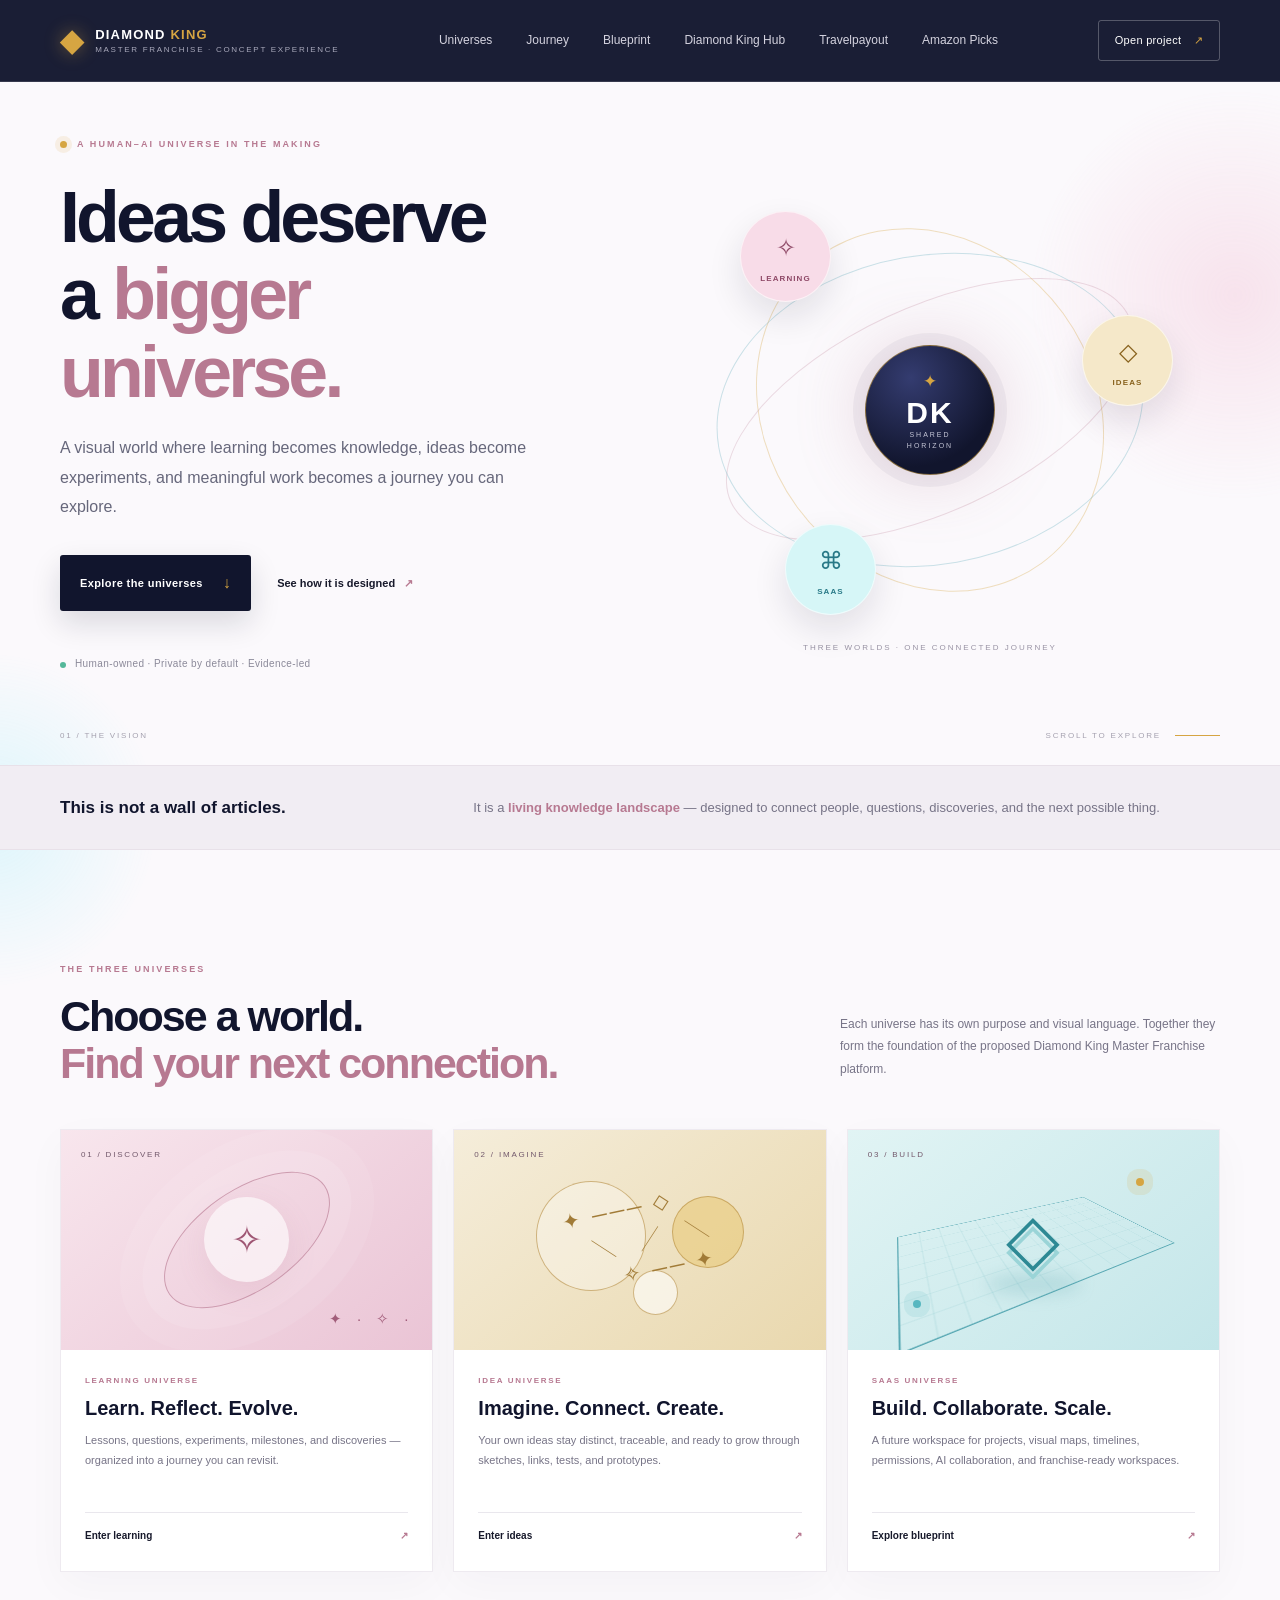
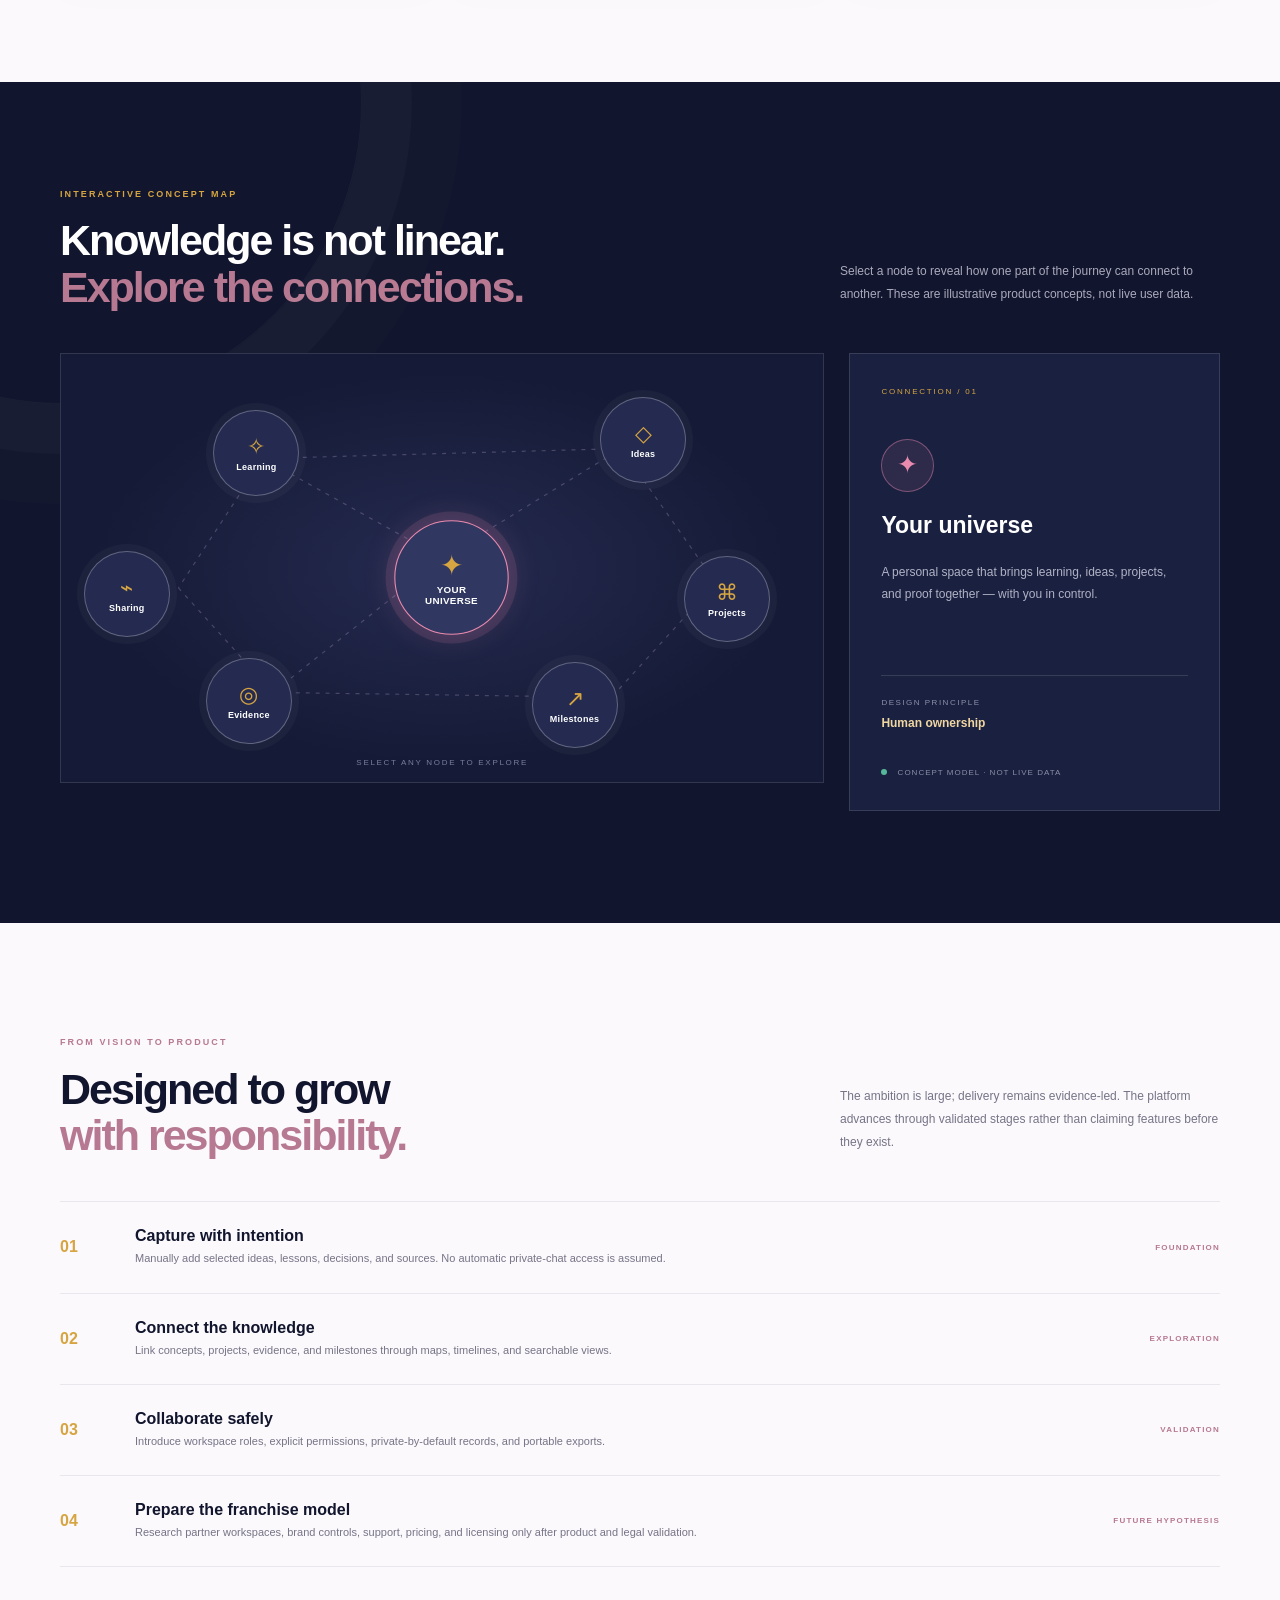
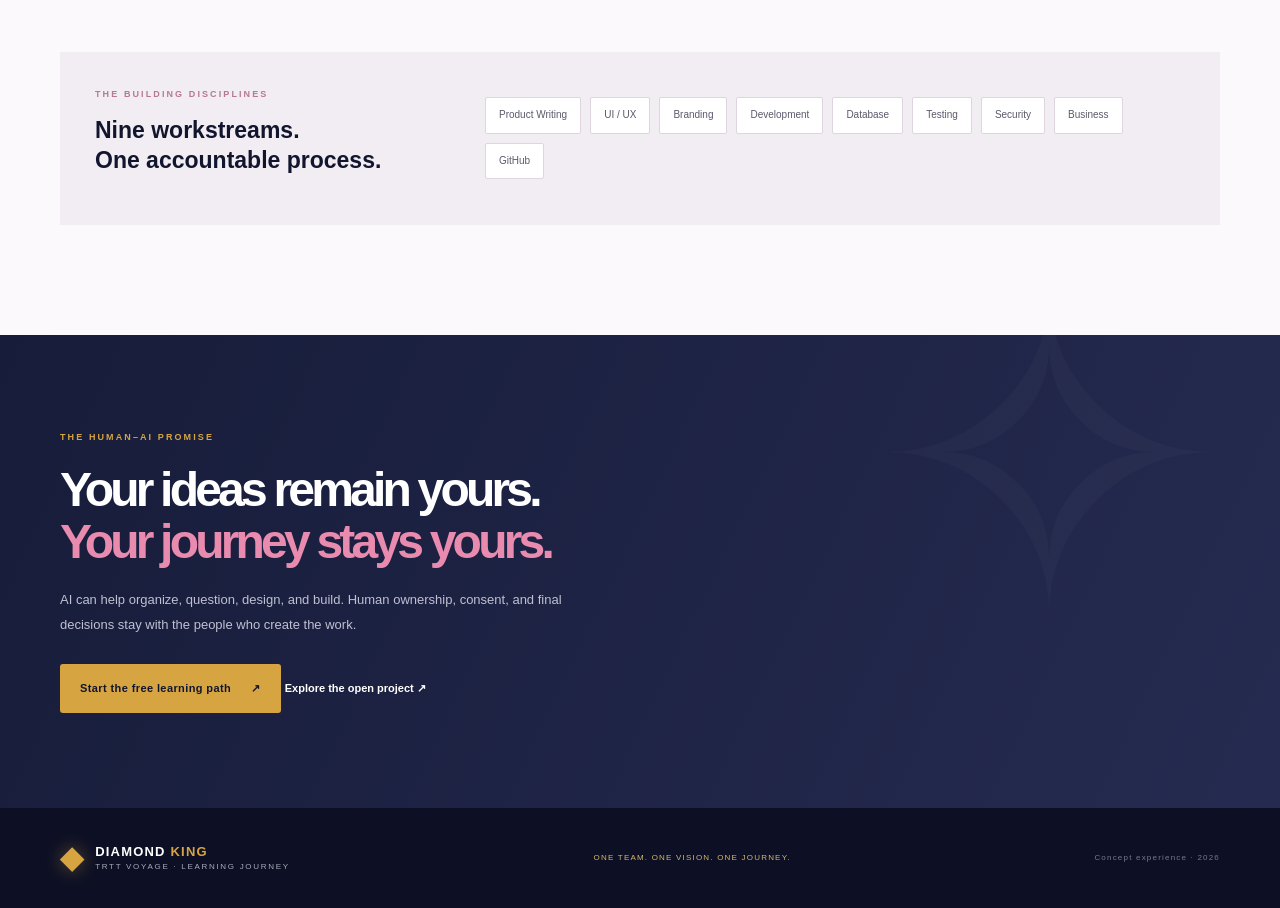
<file: index.html>
<!DOCTYPE html>
<html lang="en">
<head>
  <meta charset="utf-8">
  <meta name="viewport" content="width=device-width, initial-scale=1">
  <meta name="theme-color" content="#11152d">
  <meta name="description" content="Diamond Raja & Diamond King — an interactive human–AI learning, ideas and project universe.">
  <title>Diamond King Universe — One Team. One Vision. One Journey.</title>
  <style>
:root{--midnight:#11152d;--pink:#e98baf;--rose:#b77991;--gold:#d6a542;--cyan:#67e8f9;--white:#fff;--ink:#17192b;--muted:#77788b;--line:#e9e7ed;--paper:#fbf9fc;--display:"Manrope",sans-serif;--body:"DM Sans",sans-serif}*{box-sizing:border-box}:where(a,button,input,textarea,select,[tabindex]):focus-visible{outline:3px solid var(--gold);outline-offset:4px;}html{scroll-behavior:smooth}body{margin:0;background:var(--paper);color:var(--ink);font-family:var(--body);font-size:15px;line-height:1.65;overflow-x:hidden}a{color:inherit;text-decoration:none}.shell{width:min(1160px,calc(100% - 64px));margin:auto}.ambient{position:absolute;z-index:-1;pointer-events:none;border-radius:50%;filter:blur(2px);opacity:.2}.ambient-one{width:430px;height:430px;right:-170px;top:80px;background:radial-gradient(circle,var(--pink),transparent 68%)}.ambient-two{width:340px;height:340px;left:-180px;top:650px;background:radial-gradient(circle,var(--cyan),transparent 70%)}.topbar{height:82px;padding:0 max(32px,calc((100vw - 1160px)/2));display:flex;align-items:center;justify-content:space-between;border-bottom:1px solid #ffffff20;background:#11152df5;color:white;position:relative;z-index:5}.brand{display:flex;gap:11px;align-items:center;font:700 13px var(--display);letter-spacing:1.2px}.brand b{color:var(--gold)}.brand small{display:block;color:#a9a9bb;font:500 8px var(--body);letter-spacing:1.7px;margin-top:3px}.brand-gem{color:var(--gold);font-size:30px;text-shadow:0 0 18px #d6a54270}.main-nav{display:flex;gap:34px;color:#d4d3df;font-size:12px}.main-nav a:hover,.text-link:hover{color:var(--pink)}.top-cta{border:1px solid #ffffff42;padding:10px 16px;border-radius:3px;font-size:11px;letter-spacing:.3px}.top-cta span{color:var(--gold);padding-left:9px}.menu-toggle{display:none;background:none;border:0;color:white;font-size:22px}.hero{min-height:630px;display:grid;grid-template-columns:1fr 1fr;align-items:center;position:relative;padding-top:45px;padding-bottom:72px}.hero-copy{padding:10px 0 20px;max-width:530px}.eyebrow{font-size:9px;font-weight:700;letter-spacing:2.1px;color:var(--rose);display:flex;align-items:center;gap:10px}.pulse{width:7px;height:7px;border-radius:50%;background:var(--gold);box-shadow:0 0 0 5px #d6a54222}.hero h1,.section-heading h2,.closing h2{font:800 clamp(43px,5.6vw,72px)/1.08 var(--display);letter-spacing:-3.8px;margin:27px 0 22px;color:var(--midnight)}h1 em,h2 em{font-style:normal;color:var(--rose)}.hero-lead{font-size:16px;line-height:1.85;color:#66677b;max-width:470px}.hero-actions{display:flex;align-items:center;gap:26px;margin-top:33px}.button{display:inline-flex;align-items:center;gap:20px;padding:15px 20px;font-size:11px;font-weight:700;letter-spacing:.4px;border-radius:3px;transition:.2s}.button-primary{background:var(--midnight);color:white;box-shadow:0 12px 30px #11152d24}.button-primary:hover{transform:translateY(-3px);background:#252b50}.button-primary span{color:var(--gold);font-size:16px}.text-link{font-size:11px;font-weight:700}.text-link span{color:var(--rose);padding-left:6px}.hero-proof{display:flex;align-items:center;gap:9px;margin-top:45px;color:#8b8999;font-size:10px;letter-spacing:.4px}.proof-dot,.status-dot{height:6px;width:6px;background:#55b89a;border-radius:50%;display:inline-block}.orbit-stage{height:490px;position:relative;display:grid;place-items:center}.orbit{position:absolute;border:1px solid #b7799140;border-radius:50%;transform:rotate(-25deg)}.orbit-a{width:440px;height:205px}.orbit-b{width:380px;height:330px;transform:rotate(54deg);border-color:#d6a54255}.orbit-c{width:310px;height:430px;transform:rotate(80deg);border-color:#67aebd55}.orbit-core{height:130px;width:130px;border-radius:50%;background:radial-gradient(circle at 35% 25%,#343c70,var(--midnight) 70%);box-shadow:0 0 0 12px #11152d0b,0 0 70px #b7799150;display:flex;align-items:center;justify-content:center;flex-direction:column;color:white;z-index:2;border:1px solid #d6a54290}.orbit-core strong{font:800 30px var(--display);letter-spacing:2px}.core-star{color:var(--gold);font-size:17px}.orbit-core small{font-size:7px;letter-spacing:2px;text-align:center;color:#c5c6d7;line-height:1.5}.planet{position:absolute;width:91px;height:91px;border-radius:50%;display:flex;flex-direction:column;align-items:center;justify-content:center;gap:4px;box-shadow:0 15px 35px #11152d1c;border:1px solid #ffffffa0;z-index:3}.planet span{font-size:24px}.planet b{font-size:8px;letter-spacing:1.1px}.planet-learning{background:#f8dce8;color:#8f4967;top:46px;left:100px}.planet-ideas{background:#f5e8c9;color:#88621d;right:47px;top:150px}.planet-saas{background:#d6f6f7;color:#287987;bottom:40px;left:145px}.orbit-caption{position:absolute;bottom:1px;font-size:8px;letter-spacing:2px;color:#9993a4}.hero-bottom{position:absolute;bottom:23px;left:0;right:0;display:flex;justify-content:space-between;color:#a5a1af;font-size:8px;letter-spacing:1.8px}.scroll-line{display:inline-block;width:45px;height:1px;background:var(--gold);vertical-align:middle;margin-left:10px}.intro-band{background:#f1edf3;border-top:1px solid #e8e1e9;border-bottom:1px solid #e8e1e9}.intro-inner{display:grid;grid-template-columns:1fr 2fr;gap:40px;padding:31px 0;align-items:center}.intro-inner p:first-child{font:700 17px var(--display);color:var(--midnight);margin:0}.intro-inner p:last-child{margin:0;color:#777487;font-size:13px}.intro-inner strong{color:var(--rose)}.section{padding-top:112px;padding-bottom:110px}.section-heading{display:flex;justify-content:space-between;align-items:end;gap:45px;margin-bottom:43px}.section-heading h2{font-size:43px;letter-spacing:-2px;margin:16px 0 0}.section-heading>p{max-width:380px;color:#777487;font-size:12px;line-height:1.9;margin:0 0 5px}.universe-grid{display:grid;grid-template-columns:repeat(3,1fr);gap:20px}.universe-card{background:white;border:1px solid #eeeaf0;box-shadow:0 13px 40px #27203a08;transition:.25s}.universe-card:hover{transform:translateY(-7px);box-shadow:0 20px 50px #27203a12}.card-art{height:220px;position:relative;overflow:hidden;display:grid;place-items:center}.art-learning{background:linear-gradient(140deg,#f8e6ed,#eac4d5)}.art-ideas{background:linear-gradient(140deg,#f5edda,#e9d8ae)}.art-saas{background:linear-gradient(140deg,#e1f4f4,#c4e6e9)}.art-orbit{position:absolute;width:190px;height:100px;border:1px solid #b77991a0;border-radius:50%;transform:rotate(-35deg);box-shadow:0 0 0 22px #ffffff18,0 0 0 45px #ffffff12}.art-icon{width:85px;height:85px;border-radius:50%;background:#fff9;display:grid;place-items:center;color:#9e5472;font-size:38px;box-shadow:0 10px 30px #b7799120}.art-label{position:absolute;top:18px;left:20px;font-size:8px;letter-spacing:1.8px;color:#72586b}.mini-stars{position:absolute;bottom:18px;right:24px;color:#a15d7a}.idea-orb{position:absolute;border-radius:50%;border:1px solid #b58b3f99;background:#ffffff55}.orb-one{width:110px;height:110px;left:22%;top:23%}.orb-two{width:72px;height:72px;right:22%;top:30%;background:#e8c87590}.orb-three{width:45px;height:45px;left:48%;bottom:16%;background:#fff9}.constellation{position:absolute;font-size:21px;line-height:1.55;color:#a17b37;letter-spacing:3px;transform:rotate(-12deg)}.grid-plane{position:absolute;width:240px;height:140px;border:1px solid #58a8b3;transform:perspective(220px) rotateX(58deg) rotateZ(-28deg);background:repeating-linear-gradient(0deg,transparent 0 19px,#4cabb433 20px),repeating-linear-gradient(90deg,transparent 0 19px,#4cabb433 20px)}.cube{font-size:70px;color:#2d8994;text-shadow:0 8px 0 #9ad4d7;z-index:1}.cube-shadow{position:absolute;width:95px;height:22px;border-radius:50%;background:#4b9da333;bottom:55px;filter:blur(8px)}.signal{position:absolute;width:8px;height:8px;background:var(--gold);border-radius:50%;box-shadow:0 0 0 9px #d6a54225}.signal-one{top:48px;right:75px}.signal-two{bottom:42px;left:65px;background:#58b7c0;box-shadow:0 0 0 9px #58b7c025}.card-body{padding:24px 24px 26px}.card-kicker{font-size:8px;letter-spacing:1.7px;color:var(--rose);font-weight:700}.card-body h3{font:700 20px var(--display);color:var(--midnight);margin:10px 0}.card-body p{font-size:11px;line-height:1.85;color:#777487;min-height:62px;margin:0 0 20px}.card-body>a{font-size:10px;font-weight:700;border-top:1px solid var(--line);display:flex;justify-content:space-between;padding-top:15px}.card-body>a span{color:var(--rose)}.journey-section{background:var(--midnight);color:white;padding:105px 0 112px;position:relative;overflow:hidden}.journey-section:before{content:"";position:absolute;width:600px;height:600px;border-radius:50%;border:1px solid #ffffff0b;left:-240px;top:-280px;box-shadow:0 0 0 50px #ffffff05,0 0 0 100px #ffffff03}.journey-heading h2{color:white}.journey-heading>p{color:#aaaabd}.journey-heading .eyebrow{color:var(--gold)}.map-layout{display:grid;grid-template-columns:1.65fr .8fr;gap:25px;align-items:stretch}.map-canvas{height:430px;position:relative;border:1px solid #ffffff20;background:radial-gradient(ellipse at center,#252b50,#151a36 65%);overflow:hidden}.map-lines{position:absolute;width:100%;height:100%;inset:0}.map-lines path{fill:none;stroke:#9b8cb45c;stroke-width:1.2;stroke-dasharray:4 6}.map-node{position:absolute;border:1px solid #ffffff45;border-radius:50%;width:86px;height:86px;background:#252b50;color:white;display:flex;flex-direction:column;align-items:center;justify-content:center;gap:2px;cursor:pointer;transition:.2s;box-shadow:0 0 0 7px #ffffff08}.map-node span{font-size:22px;color:var(--gold)}.map-node b{font-size:9px;letter-spacing:.3px}.map-node:hover,.map-node.active{transform:scale(1.09);border-color:var(--pink);box-shadow:0 0 0 8px #e98baf20,0 0 30px #e98baf30}.node-center{left:calc(50% - 43px);top:calc(50% - 43px);width:105px;height:105px;background:#303861}.node-center span{font-size:26px}.node-learning{left:20%;top:13%}.node-ideas{right:18%;top:10%}.node-project{right:7%;top:47%}.node-evidence{left:19%;bottom:9%}.node-journey{right:27%;bottom:8%}.node-share{left:3%;top:46%}.map-hint{position:absolute;bottom:13px;left:0;right:0;text-align:center;color:#777e9d;font-size:8px;letter-spacing:1.7px}.node-detail{padding:31px;background:#1a203f;border:1px solid #ffffff20;display:flex;flex-direction:column;align-items:flex-start}.detail-index{font-size:8px;letter-spacing:1.8px;color:var(--gold)}.detail-symbol{width:53px;height:53px;border-radius:50%;background:#e98baf18;border:1px solid #e98baf70;color:var(--pink);display:grid;place-items:center;font-size:25px;margin-top:40px}.node-detail h3{font:700 23px var(--display);margin:20px 0 10px}.node-detail>p{font-size:12px;line-height:1.9;color:#b1b2c5;min-height:90px}.detail-meta{border-top:1px solid #ffffff20;width:100%;padding-top:20px;margin-top:12px;display:flex;flex-direction:column;gap:5px}.detail-meta span{font-size:8px;letter-spacing:1.5px;color:#8d91ad}.detail-meta b{font-size:12px;color:#f0d7a2}.detail-footer{font-size:8px;letter-spacing:1px;color:#898da8;margin-top:auto;padding-top:32px}.detail-footer .status-dot{margin-right:7px}.blueprint-grid{border-top:1px solid var(--line)}.blueprint-item{display:grid;grid-template-columns:55px 1fr 140px;gap:20px;padding:25px 0;border-bottom:1px solid var(--line);align-items:center}.blueprint-item>span{font:700 16px var(--display);color:var(--gold)}.blueprint-item h3{font:700 16px var(--display);margin:0 0 4px;color:var(--midnight)}.blueprint-item p{font-size:11px;color:#777487;margin:0}.blueprint-item>b{text-align:right;font-size:8px;letter-spacing:1.2px;color:var(--rose)}.workstreams{display:grid;grid-template-columns:1fr 2fr;gap:40px;margin-top:85px;padding:35px;background:#f1edf3}.workstreams h3{font:700 23px/1.3 var(--display);margin:14px 0;color:var(--midnight)}.workstream-list{display:flex;align-content:center;align-items:center;flex-wrap:wrap;gap:9px}.workstream-list span{padding:9px 13px;border:1px solid #ded5df;background:#fff;color:#5d586a;font-size:10px;border-radius:2px}.closing{background:linear-gradient(115deg,#171c3a,#252b50);color:white;position:relative;overflow:hidden}.closing:after{content:"✧";position:absolute;font-size:430px;line-height:1;color:#ffffff06;right:4%;top:-90px}.closing-inner{padding:95px 0;position:relative;z-index:1}.closing .eyebrow{color:var(--gold)}.closing h2{font-size:48px;color:white;margin:20px 0}.closing h2 em{color:var(--pink)}.closing p{max-width:540px;color:#bfc0d1;font-size:13px;line-height:1.9;margin-bottom:27px}.button-light{background:var(--gold);color:var(--midnight)}.button-light:hover{background:#e5bd66;transform:translateY(-2px)}.footer{background:#0d1024;color:#aaaabd}.footer-inner{min-height:100px;display:flex;align-items:center;justify-content:space-between;gap:20px}.footer-brand{color:white}.footer-inner>p,.footer-inner>span{font-size:8px;letter-spacing:1.2px}.footer-inner>p{color:#d5b66e}.footer-inner>span{color:#74788f}@media(max-width:850px){.hero{grid-template-columns:1fr 1fr;min-height:570px}.orbit-stage{transform:scale(.82);margin-left:-35px}.section-heading{align-items:flex-start;flex-direction:column;gap:16px}.section-heading>p{max-width:570px}.map-layout{grid-template-columns:1fr}.node-detail{min-height:300px}.detail-symbol{margin-top:20px}.detail-footer{padding-top:18px}.workstreams{grid-template-columns:1fr;gap:10px}}@media(max-width:650px){.shell{width:calc(100% - 38px)}.topbar{height:70px;padding:0 19px}.main-nav{display:none;position:absolute;top:70px;left:0;right:0;background:var(--midnight);padding:20px;flex-direction:column;gap:16px}.main-nav.open{display:flex}.top-cta{margin-left:auto;margin-right:16px;padding:8px 10px;font-size:10px}.menu-toggle{display:block}.hero{display:flex;flex-direction:column;align-items:stretch;padding-top:75px;padding-bottom:60px;min-height:unset}.hero h1{font-size:49px;letter-spacing:-2.8px}.hero-lead{font-size:14px}.hero-actions{gap:15px;flex-wrap:wrap}.hero-proof{margin-top:27px}.orbit-stage{height:350px;transform:scale(.75);transform-origin:top center;margin:15px -45px -60px}.hero-bottom{bottom:17px}.intro-inner{grid-template-columns:1fr;gap:8px;padding:23px 0}.intro-inner p:first-child{font-size:15px}.intro-inner p:last-child{font-size:11px}.section{padding-top:75px;padding-bottom:75px}.section-heading h2{font-size:35px;letter-spacing:-1.6px}.universe-grid{grid-template-columns:1fr;gap:16px}.card-art{height:190px}.card-body p{min-height:unset}.journey-section{padding:75px 0}.map-canvas{height:370px}.map-node{width:68px;height:68px}.map-node span{font-size:18px}.map-node b{font-size:8px}.node-center{width:86px;height:86px;left:calc(50% - 43px);top:calc(50% - 43px)}.node-learning{left:18%;top:10%}.node-ideas{right:15%;top:9%}.node-project{right:3%;top:46%}.node-evidence{left:15%;bottom:8%}.node-journey{right:24%;bottom:7%}.node-share{left:1%;top:45%}.blueprint-item{grid-template-columns:34px 1fr;gap:12px}.blueprint-item>b{grid-column:2;text-align:left}.workstreams{padding:24px 19px;margin-top:55px}.closing-inner{padding:70px 0}.closing h2{font-size:36px;letter-spacing:-1.5px}.footer-inner{padding:22px 0;flex-wrap:wrap}.footer-inner>p{order:3;width:100%;margin:0}.footer-inner>span{font-size:7px}}@media(prefers-reduced-motion:reduce){html{scroll-behavior:auto}*,*:before,*:after{transition:none!important;animation:none!important}}
  </style>
</head>
<body>
  <div class="ambient ambient-one"></div><div class="ambient ambient-two"></div>
  <header class="topbar">
    <a class="brand" href="#home" aria-label="Diamond King Universe home"><span class="brand-gem">◆</span><span>DIAMOND <b>KING</b><small>MASTER FRANCHISE · CONCEPT EXPERIENCE</small></span></a>
    <nav class="main-nav" id="main-navigation" aria-label="Main navigation">
      <a href="#universes">Universes</a><a href="#journey">Journey</a><a href="#blueprint">Blueprint</a>
      <a href="https://github.com/TRTT-VOYAGE/trttvoyage-diamond-king-chatgpt-6">Diamond King Hub</a>
      <a href="https://github.com/TRTT-VOYAGE/Travelpayout">Travelpayout</a><a href="https://github.com/TRTT-VOYAGE/AMAZON">Amazon Picks</a>
    </nav>
    <a class="top-cta" href="https://github.com/TRTT-VOYAGE/diamond-raja-diamond-king-learning-journey" target="_blank" rel="noreferrer">Open project <span>↗</span></a>
    <button class="menu-toggle" type="button" aria-label="Toggle navigation" aria-controls="main-navigation" aria-expanded="false">☰</button>
  </header>
  <main id="home">
    <section class="hero shell">
      <div class="hero-copy">
        <div class="eyebrow"><span class="pulse"></span> A HUMAN–AI UNIVERSE IN THE MAKING</div>
        <h1>Ideas deserve<br>a <em>bigger universe.</em></h1>
        <p class="hero-lead">A visual world where learning becomes knowledge, ideas become experiments, and meaningful work becomes a journey you can explore.</p>
        <div class="hero-actions"><a class="button button-primary" href="#universes">Explore the universes <span>↓</span></a><a class="text-link" href="#blueprint">See how it is designed <span>↗</span></a></div>
        <div class="hero-proof"><span class="proof-dot"></span><span>Human-owned · Private by default · Evidence-led</span></div>
      </div>
      <div class="orbit-stage" aria-label="Illustration of three connected universes">
        <div class="orbit orbit-a"></div><div class="orbit orbit-b"></div><div class="orbit orbit-c"></div>
        <div class="orbit-core"><span class="core-star">✦</span><strong>DK</strong><small>SHARED<br>HORIZON</small></div>
        <div class="planet planet-learning"><span>✧</span><b>LEARNING</b></div>
        <div class="planet planet-ideas"><span>◇</span><b>IDEAS</b></div>
        <div class="planet planet-saas"><span>⌘</span><b>SAAS</b></div>
        <div class="orbit-caption">THREE WORLDS · ONE CONNECTED JOURNEY</div>
      </div>
      <div class="hero-bottom"><span>01 / THE VISION</span><span>SCROLL TO EXPLORE <span class="scroll-line"></span></span></div>
    </section>
    <section class="intro-band"><div class="shell intro-inner"><p>This is not a wall of articles.</p><p>It is a <strong>living knowledge landscape</strong> — designed to connect people, questions, discoveries, and the next possible thing.</p></div></section>
    <section class="section shell" id="universes">
      <div class="section-heading"><div><div class="eyebrow">THE THREE UNIVERSES</div><h2>Choose a world.<br><em>Find your next connection.</em></h2></div><p>Each universe has its own purpose and visual language. Together they form the foundation of the proposed Diamond King Master Franchise platform.</p></div>
      <div class="universe-grid">
        <article class="universe-card learning-card"><div class="card-art art-learning"><div class="art-orbit"></div><div class="art-icon">✧</div><span class="art-label">01 / DISCOVER</span><div class="mini-stars">✦　·　✧　·</div></div><div class="card-body"><div class="card-kicker">LEARNING UNIVERSE</div><h3>Learn. Reflect. Evolve.</h3><p>Lessons, questions, experiments, milestones, and discoveries — organized into a journey you can revisit.</p><a href="#journey" data-world="learning">Enter learning <span>↗</span></a></div></article>
        <article class="universe-card ideas-card"><div class="card-art art-ideas"><div class="idea-orb orb-one"></div><div class="idea-orb orb-two"></div><div class="idea-orb orb-three"></div><span class="art-label">02 / IMAGINE</span><div class="constellation">✦ ─── ◇<br>　╲　╱　╲<br>　　✧ ── ✦</div></div><div class="card-body"><div class="card-kicker">IDEA UNIVERSE</div><h3>Imagine. Connect. Create.</h3><p>Your own ideas stay distinct, traceable, and ready to grow through sketches, links, tests, and prototypes.</p><a href="#journey" data-world="ideas">Enter ideas <span>↗</span></a></div></article>
        <article class="universe-card saas-card"><div class="card-art art-saas"><div class="grid-plane"></div><div class="cube">◇</div><div class="cube-shadow"></div><span class="art-label">03 / BUILD</span><div class="signal signal-one"></div><div class="signal signal-two"></div></div><div class="card-body"><div class="card-kicker">SAAS UNIVERSE</div><h3>Build. Collaborate. Scale.</h3><p>A future workspace for projects, visual maps, timelines, permissions, AI collaboration, and franchise-ready workspaces.</p><a href="#blueprint" data-world="saas">Explore blueprint <span>↗</span></a></div></article>
      </div>
    </section>
    <section class="journey-section" id="journey"><div class="shell">
      <div class="section-heading journey-heading"><div><div class="eyebrow">INTERACTIVE CONCEPT MAP</div><h2>Knowledge is not linear.<br><em>Explore the connections.</em></h2></div><p>Select a node to reveal how one part of the journey can connect to another. These are illustrative product concepts, not live user data.</p></div>
      <div class="map-layout"><div class="map-canvas" role="group" aria-label="Interactive concept map">
        <svg class="map-lines" viewBox="0 0 700 430" aria-hidden="true"><path d="M350 205 L170 105 L85 235 M350 205 L530 95 L625 230 M350 205 L180 340 L520 345 M170 105 L530 95 M85 235 L180 340 M625 230 L520 345" /></svg>
        <button class="map-node node-center active" data-node="core"><span>✦</span><b>YOUR<br>UNIVERSE</b></button>
        <button class="map-node node-learning" data-node="learn"><span>✧</span><b>Learning</b></button>
        <button class="map-node node-ideas" data-node="idea"><span>◇</span><b>Ideas</b></button>
        <button class="map-node node-project" data-node="project"><span>⌘</span><b>Projects</b></button>
        <button class="map-node node-evidence" data-node="evidence"><span>◎</span><b>Evidence</b></button>
        <button class="map-node node-journey" data-node="milestone"><span>↗</span><b>Milestones</b></button>
        <button class="map-node node-share" data-node="share"><span>⌁</span><b>Sharing</b></button>
        <div class="map-hint">SELECT ANY NODE TO EXPLORE</div>
      </div><aside class="node-detail" aria-live="polite"><div class="detail-index">CONNECTION / 01</div><div class="detail-symbol">✦</div><h3 id="detail-title">Your universe</h3><p id="detail-copy">A personal space that brings learning, ideas, projects, and proof together — with you in control.</p><div class="detail-meta"><span>DESIGN PRINCIPLE</span><b id="detail-principle">Human ownership</b></div><div class="detail-footer"><span class="status-dot"></span> CONCEPT MODEL · NOT LIVE DATA</div></aside></div>
    </div></section>
    <section class="section shell" id="blueprint"><div class="section-heading"><div><div class="eyebrow">FROM VISION TO PRODUCT</div><h2>Designed to grow<br><em>with responsibility.</em></h2></div><p>The ambition is large; delivery remains evidence-led. The platform advances through validated stages rather than claiming features before they exist.</p></div>
      <div class="blueprint-grid">
        <article class="blueprint-item"><span>01</span><div><h3>Capture with intention</h3><p>Manually add selected ideas, lessons, decisions, and sources. No automatic private-chat access is assumed.</p></div><b>FOUNDATION</b></article>
        <article class="blueprint-item"><span>02</span><div><h3>Connect the knowledge</h3><p>Link concepts, projects, evidence, and milestones through maps, timelines, and searchable views.</p></div><b>EXPLORATION</b></article>
        <article class="blueprint-item"><span>03</span><div><h3>Collaborate safely</h3><p>Introduce workspace roles, explicit permissions, private-by-default records, and portable exports.</p></div><b>VALIDATION</b></article>
        <article class="blueprint-item"><span>04</span><div><h3>Prepare the franchise model</h3><p>Research partner workspaces, brand controls, support, pricing, and licensing only after product and legal validation.</p></div><b>FUTURE HYPOTHESIS</b></article>
      </div>
      <div class="workstreams"><div><div class="eyebrow">THE BUILDING DISCIPLINES</div><h3>Nine workstreams.<br>One accountable process.</h3></div><div class="workstream-list"><span>Product Writing</span><span>UI / UX</span><span>Branding</span><span>Development</span><span>Database</span><span>Testing</span><span>Security</span><span>Business</span><span>GitHub</span></div></div>
    </section>
    <section class="closing"><div class="shell closing-inner"><div class="eyebrow">THE HUMAN–AI PROMISE</div><h2>Your ideas remain yours.<br><em>Your journey stays yours.</em></h2><p>AI can help organize, question, design, and build. Human ownership, consent, and final decisions stay with the people who create the work.</p><a class="button button-light" href="https://github.com/TRTT-VOYAGE/diamond-raja-diamond-king-learning-journey/blob/main/START-HERE.md" target="_blank" rel="noreferrer">Start the free learning path <span>↗</span></a> <a class="text-link" href="https://github.com/TRTT-VOYAGE/diamond-raja-diamond-king-learning-journey" target="_blank" rel="noreferrer">Explore the open project ↗</a></div></section>
  </main>
  <footer class="footer"><div class="shell footer-inner"><a class="brand footer-brand" href="#home"><span class="brand-gem">◆</span><span>DIAMOND <b>KING</b><small>TRTT VOYAGE · LEARNING JOURNEY</small></span></a><p>ONE TEAM. ONE VISION. ONE JOURNEY.</p><span>Concept experience · 2026</span></div></footer>
  <script>
const nodes = {
  core:{title:"Your universe",copy:"A personal space that brings learning, ideas, projects, and proof together — with you in control.",principle:"Human ownership",symbol:"✦",index:"CONNECTION / 01"},
  learn:{title:"Learning paths",copy:"Turn questions, lessons, experiments, and corrections into a visual path you can revisit and build upon.",principle:"Learning stays traceable",symbol:"✧",index:"CONNECTION / 02"},
  idea:{title:"Your idea constellation",copy:"Keep owner-originated ideas distinct, connect related thoughts, and move selected concepts into experiments or prototypes.",principle:"Clear idea provenance",symbol:"◇",index:"CONNECTION / 03"},
  project:{title:"Project workspaces",copy:"Give each initiative a home for its goals, tasks, decisions, collaborators, files, and next actions.",principle:"Bounded project spaces",symbol:"⌘",index:"CONNECTION / 04"},
  evidence:{title:"Evidence & sources",copy:"Attach references to claims and decisions. Separate verified facts from assumptions, proposals, and AI-generated suggestions.",principle:"Evidence before claims",symbol:"◎",index:"CONNECTION / 05"},
  milestone:{title:"Milestones & timelines",copy:"See how a project evolves over time, what changed, what was learned, and which outcomes have supporting proof.",principle:"Progress with proof",symbol:"↗",index:"CONNECTION / 06"},
  share:{title:"Private and selective sharing",copy:"Keep spaces private by default. Share only selected records with explicit permissions and retain portable exports.",principle:"Consent and least privilege",symbol:"⌁",index:"CONNECTION / 07"}
};
const map = document.querySelector(".map-canvas");
if (map) {
  map.querySelectorAll(".map-node").forEach(button => button.addEventListener("click", () => {
    const item = nodes[button.dataset.node];
    if (!item) return;
    map.querySelectorAll(".map-node").forEach(node => node.classList.toggle("active", node === button));
    document.querySelector("#detail-title").textContent = item.title;
    document.querySelector("#detail-copy").textContent = item.copy;
    document.querySelector("#detail-principle").textContent = item.principle;
    document.querySelector(".detail-symbol").textContent = item.symbol;
    document.querySelector(".detail-index").textContent = item.index;
  }));
}
const toggle = document.querySelector(".menu-toggle");
const nav = document.querySelector(".main-nav");
if (toggle && nav) {
  const closeMenu = (returnFocus = false) => {
    nav.classList.remove("open");
    toggle.setAttribute("aria-expanded", "false");
    if (returnFocus) toggle.focus();
  };
  toggle.addEventListener("click", () => {
    const open = !nav.classList.contains("open");
    nav.classList.toggle("open", open);
    toggle.setAttribute("aria-expanded", String(open));
  });
  nav.querySelectorAll("a").forEach(link => link.addEventListener("click", () => closeMenu()));
  document.addEventListener("keydown", event => {
    if (event.key === "Escape" && nav.classList.contains("open")) closeMenu(true);
  });
  window.addEventListener("resize", () => {
    if (window.matchMedia("(min-width: 651px)").matches) closeMenu();
  });
}
document.querySelectorAll("[data-world]").forEach(link => link.addEventListener("click", () => {
  const target = link.dataset.world;
  const node = document.querySelector('[data-node="' + (target === "learning" ? "learn" : target === "ideas" ? "idea" : "project") + '"]');
  if (node) node.click();
}));
  </script>
</body>
</html>
</file>
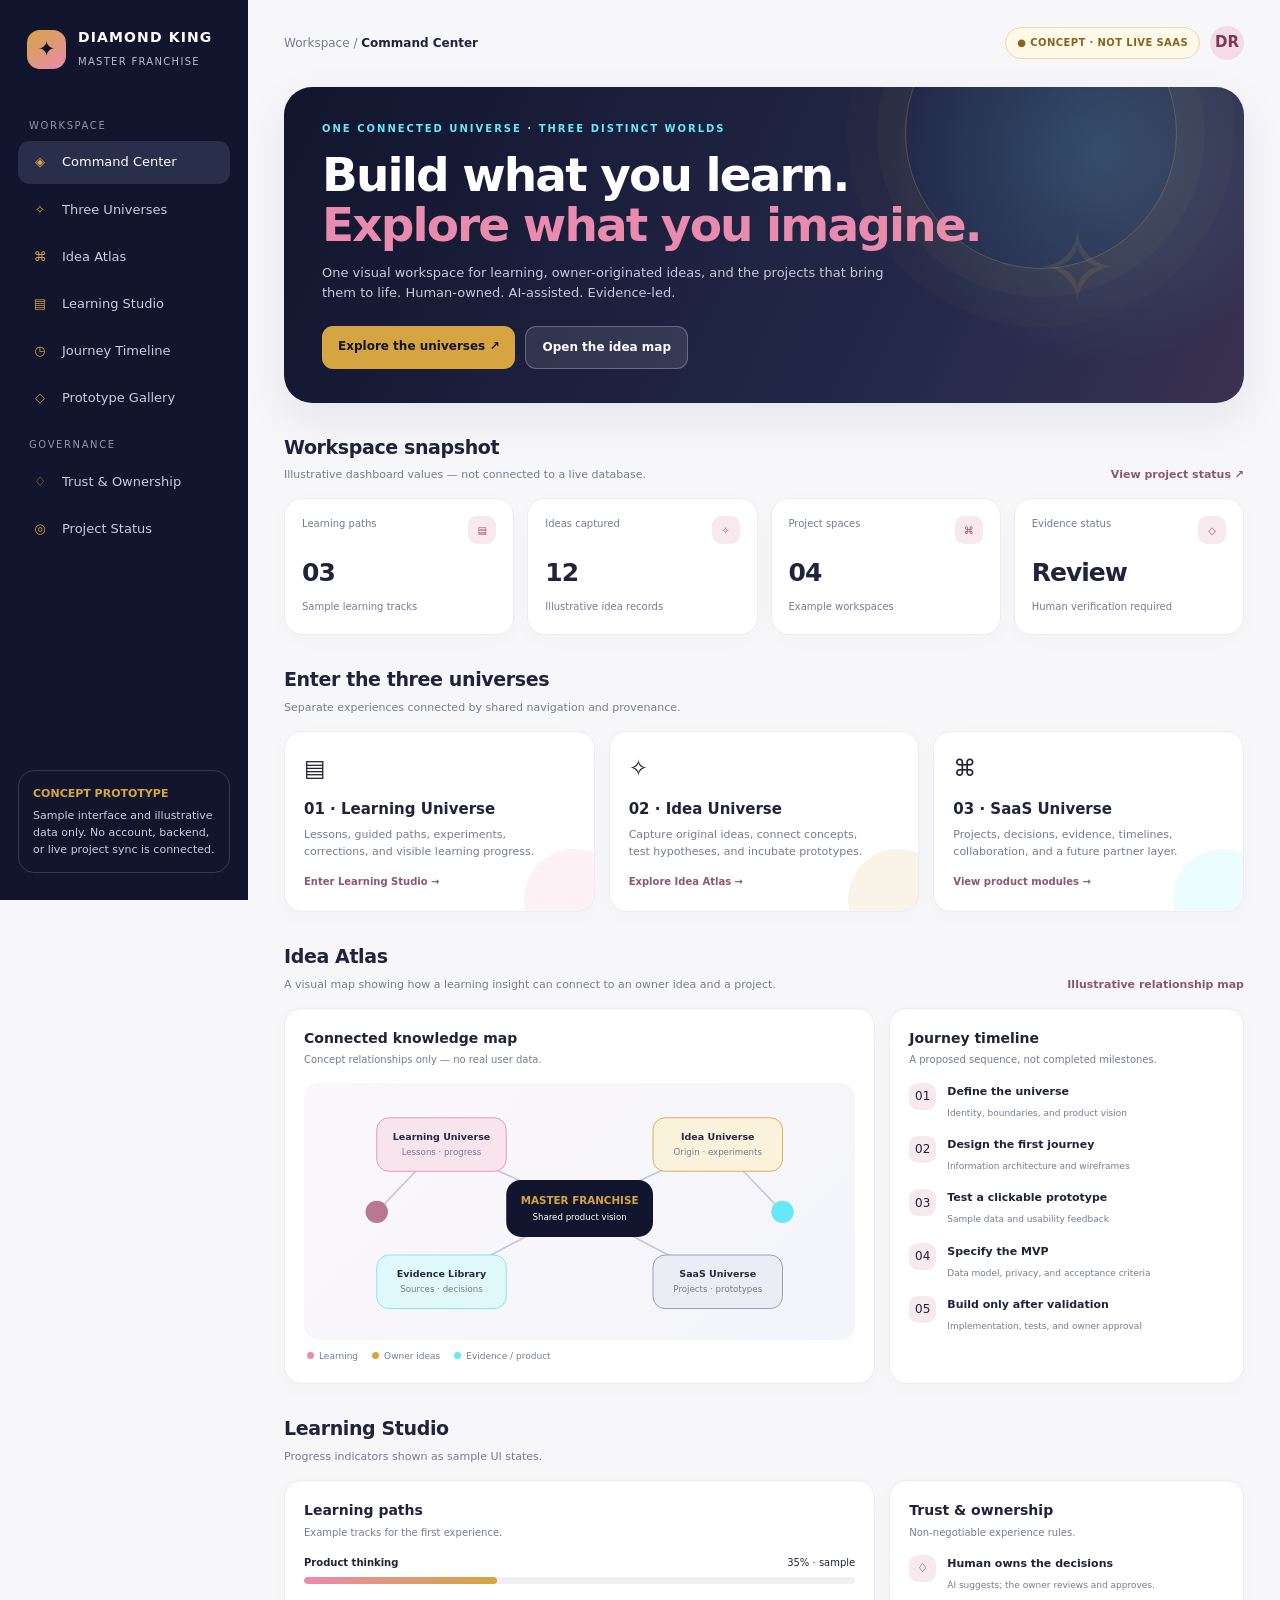
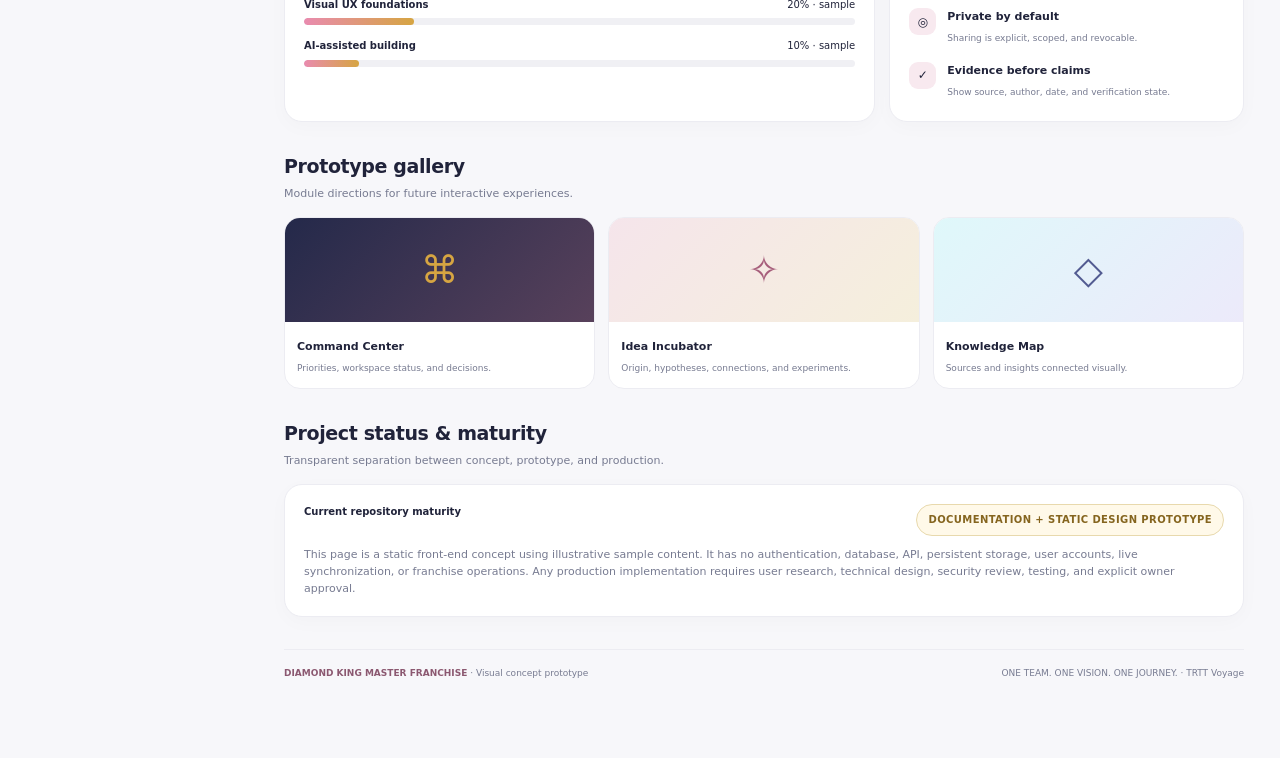
<file: design/index.html>
<!doctype html>
<html lang="en"><head><meta charset="utf-8"><meta name="viewport" content="width=device-width, initial-scale=1"><meta name="theme-color" content="#11152D"><meta name="description" content="A visual concept prototype for the Diamond King Master Franchise: Learning, Ideas and SaaS universes."><title>Diamond King Master Franchise — Visual Universe</title>
<style>
:root{--pink:#E98BAF;--piyaji:#B77991;--gold:#D6A542;--midnight:#11152D;--white:#fff;--ink:#20233a;--muted:#777b91;--line:#ececf2;--surface:#f7f7fa;--cyan:#67E8F9;--shadow:0 16px 45px rgba(17,21,45,.08)}
*{box-sizing:border-box}html{scroll-behavior:smooth}body{margin:0;background:var(--surface);color:var(--ink);font:15px/1.55 Inter,ui-sans-serif,system-ui,-apple-system,"Segoe UI",sans-serif}a{color:inherit;text-decoration:none}button{cursor:pointer;font:inherit}.sidebar{position:fixed;inset:0 auto 0 0;width:248px;background:var(--midnight);color:#fff;padding:27px 18px;display:flex;flex-direction:column;z-index:5}.brand{display:flex;align-items:center;gap:12px;padding:0 9px 28px}.gem{width:39px;height:39px;border-radius:13px;background:linear-gradient(145deg,var(--gold),var(--pink));display:grid;place-items:center;color:var(--midnight);font-size:21px;font-weight:900}.brand strong{display:block;font-size:14px;letter-spacing:.08em}.brand small{color:#b9bdd1;font-size:10px;letter-spacing:.13em}.nav-label{padding:18px 11px 8px;color:#8f95b2;font-size:10px;letter-spacing:.16em;text-transform:uppercase}.nav{display:grid;gap:5px}.nav a{padding:11px 12px;border-radius:12px;color:#c9cce0;display:flex;gap:12px;align-items:center;font-size:13px}.nav a span{width:20px;text-align:center;color:var(--gold)}.nav a.active,.nav a:hover{background:#292e4b;color:#fff}.side-note{margin-top:auto;border:1px solid #343955;border-radius:16px;padding:14px;color:#c9cce0;font-size:11px}.side-note b{color:var(--gold);display:block;margin-bottom:5px}.main{margin-left:248px;padding:26px 36px 60px;max-width:1600px}.topbar{display:flex;justify-content:space-between;align-items:center;gap:18px;margin-bottom:27px}.crumb{font-size:12px;color:var(--muted)}.crumb b{color:var(--ink)}.top-actions{display:flex;align-items:center;gap:10px}.status{border:1px solid #e8d9ad;background:#fff9e9;color:#85651f;padding:7px 11px;border-radius:99px;font-size:10px;font-weight:700;letter-spacing:.04em}.avatar{width:34px;height:34px;border-radius:50%;background:#f4dce6;color:#783b55;display:grid;place-items:center;font-weight:800}.hero{position:relative;overflow:hidden;border-radius:28px;padding:34px 38px;background:radial-gradient(circle at 85% 20%,rgba(103,232,249,.18),transparent 25%),linear-gradient(115deg,#11152d 0%,#252a4b 70%,#3b3150 100%);color:#fff;box-shadow:var(--shadow)}.hero:after{content:"";position:absolute;width:270px;height:270px;border:1px solid rgba(214,165,66,.3);border-radius:50%;right:7%;top:-90px;box-shadow:0 0 0 28px rgba(214,165,66,.035),0 0 0 58px rgba(214,165,66,.025)}.eyebrow{font-size:10px;letter-spacing:.2em;text-transform:uppercase;color:var(--cyan);font-weight:800}.hero h1{font-size:clamp(28px,4vw,47px);line-height:1.08;max-width:670px;margin:13px 0 12px;letter-spacing:-.04em}.hero h1 em{font-style:normal;color:var(--pink)}.hero p{color:#c7c9da;max-width:570px;font-size:13px;margin:0 0 23px}.hero-actions{display:flex;gap:10px;flex-wrap:wrap}.btn{border:0;border-radius:11px;padding:11px 16px;font-weight:750;font-size:12px}.btn-gold{background:var(--gold);color:var(--midnight)}.btn-glass{background:rgba(255,255,255,.1);border:1px solid rgba(255,255,255,.25);color:#fff}.hero-mark{position:absolute;right:13%;top:33%;font-size:100px;opacity:.13;color:var(--gold)}.section-head{display:flex;align-items:end;justify-content:space-between;gap:16px;margin:30px 0 15px}.section-head h2{margin:0;font-size:19px;letter-spacing:-.02em}.section-head p{margin:4px 0 0;color:var(--muted);font-size:11px}.tiny-link{font-size:11px;color:#8b5870;font-weight:800}.stats{display:grid;grid-template-columns:repeat(4,1fr);gap:13px}.stat,.panel,.universe{background:#fff;border:1px solid var(--line);border-radius:18px;box-shadow:0 5px 20px rgba(17,21,45,.025)}.stat{padding:17px}.stat-top{display:flex;justify-content:space-between;color:var(--muted);font-size:10px}.stat-icon{width:28px;height:28px;border-radius:9px;display:grid;place-items:center;background:#f8e9ef;color:#a34e72}.stat strong{display:block;font-size:25px;margin:10px 0 1px;letter-spacing:-.04em}.stat small{color:var(--muted);font-size:10px}.universe-grid{display:grid;grid-template-columns:repeat(3,1fr);gap:14px}.universe{padding:19px;position:relative;overflow:hidden;min-height:174px}.universe:after{content:"";position:absolute;width:100px;height:100px;border-radius:50%;right:-30px;bottom:-38px;background:var(--orb);opacity:.12}.universe .symbol{font-size:23px}.universe h3{margin:12px 0 4px;font-size:15px}.universe p{margin:0;color:var(--muted);font-size:11px;max-width:250px}.universe a{display:inline-block;margin-top:14px;font-size:10px;font-weight:800;color:#8b5870}.learning{--orb:var(--pink)}.ideas{--orb:var(--gold)}.saas{--orb:var(--cyan)}.two-col{display:grid;grid-template-columns:1.25fr .75fr;gap:14px}.panel{padding:19px}.panel h3{margin:0;font-size:14px}.panel .sub{font-size:10px;color:var(--muted);margin:3px 0 15px}.map-wrap{background:linear-gradient(135deg,#fbf7fa,#f3f5fa);border-radius:15px;padding:8px;overflow:hidden}.map-wrap svg{width:100%;height:auto;display:block;min-height:210px}.node-label{font:600 11px system-ui;fill:#252942}.node-sub{font:10px system-ui;fill:#777b91}.map-legend{display:flex;gap:14px;flex-wrap:wrap;font-size:9px;color:var(--muted);padding:10px 3px 0}.dot{display:inline-block;width:7px;height:7px;border-radius:50%;margin-right:5px}.timeline{display:grid;gap:13px}.event{display:grid;grid-template-columns:28px 1fr;gap:10px;align-items:start}.event-icon{width:27px;height:27px;border-radius:9px;background:#f8e9ef;display:grid;place-items:center;font-size:12px}.event b{font-size:11px;display:block}.event small{font-size:9px;color:var(--muted)}.progress-row{margin:13px 0}.progress-meta{display:flex;justify-content:space-between;font-size:10px;margin-bottom:6px}.track{height:7px;border-radius:99px;background:#f0f0f4;overflow:hidden}.fill{height:100%;border-radius:99px;background:linear-gradient(90deg,var(--pink),var(--gold))}.gallery{display:grid;grid-template-columns:repeat(3,1fr);gap:13px}.tile{border:1px solid var(--line);border-radius:16px;overflow:hidden;background:#fff}.tile-art{height:104px;display:grid;place-items:center;font-size:38px;background:linear-gradient(135deg,#24294a,#58415b);color:var(--gold)}.tile:nth-child(2) .tile-art{background:linear-gradient(135deg,#f5e5eb,#f5efdc);color:#a65e7b}.tile:nth-child(3) .tile-art{background:linear-gradient(135deg,#dff8fa,#eceafa);color:#525b91}.tile-body{padding:12px}.tile-body b{font-size:11px}.tile-body p{margin:4px 0 0;font-size:9px;color:var(--muted)}.foot{margin-top:32px;padding:17px 0;border-top:1px solid var(--line);display:flex;justify-content:space-between;gap:15px;color:var(--muted);font-size:9px}.foot b{color:#8b5870}.mobile-menu{display:none}
@media(max-width:1100px){.main{padding:22px}.stats{grid-template-columns:repeat(2,1fr)}.two-col{grid-template-columns:1fr}.sidebar{width:218px}.main{margin-left:218px}}
@media(max-width:720px){.sidebar{position:static;width:auto;height:auto;padding:13px 15px;display:block}.brand{padding:0}.nav-label,.nav,.side-note{display:none}.mobile-menu{display:block;margin-left:auto;background:#292e4b;border:0;color:#fff;padding:8px 11px;border-radius:9px}.brand{display:flex}.main{margin:0;padding:16px}.topbar{margin-bottom:16px}.hero{padding:26px 22px}.hero:after,.hero-mark{display:none}.hero h1{font-size:32px}.stats{gap:9px}.stat{padding:13px}.stat strong{font-size:22px}.universe-grid{grid-template-columns:1fr}.universe{min-height:0}.gallery{grid-template-columns:1fr}.tile{display:grid;grid-template-columns:110px 1fr}.tile-art{height:100%;min-height:94px}.section-head{margin-top:24px}.foot{display:block}.foot span{display:block;margin:4px 0}}
@media(prefers-reduced-motion:no-preference){.btn,.nav a,.universe{transition:transform .18s ease,background .18s ease}.universe:hover{transform:translateY(-3px)}}
</style></head>
<body><div class="shell">
<aside class="sidebar" aria-label="Primary navigation"><div class="brand"><div class="gem" aria-hidden="true">✦</div><div><strong>DIAMOND KING</strong><small>MASTER FRANCHISE</small></div><button class="mobile-menu" id="menuToggle" aria-expanded="false" aria-controls="primaryNav">Menu</button></div>
<div class="nav-label">Workspace</div><nav class="nav" id="primaryNav"><a class="active" href="#overview"><span>◈</span>Command Center</a><a href="#universes"><span>✧</span>Three Universes</a><a href="#idea-map"><span>⌘</span>Idea Atlas</a><a href="#learning"><span>▤</span>Learning Studio</a><a href="#timeline"><span>◷</span>Journey Timeline</a><a href="#gallery"><span>◇</span>Prototype Gallery</a></nav>
<div class="nav-label">Governance</div><nav class="nav"><a href="#principles"><span>♢</span>Trust & Ownership</a><a href="#status"><span>◎</span>Project Status</a></nav>
<div class="side-note"><b>CONCEPT PROTOTYPE</b>Sample interface and illustrative data only. No account, backend, or live project sync is connected.</div></aside>
<main class="main" id="overview"><div class="topbar"><div class="crumb">Workspace / <b>Command Center</b></div><div class="top-actions"><span class="status">● CONCEPT · NOT LIVE SAAS</span><div class="avatar" aria-label="Founder initials">DR</div></div></div>
<section class="hero"><div class="eyebrow">One connected universe · Three distinct worlds</div><h1>Build what you learn.<br><em>Explore what you imagine.</em></h1><p>One visual workspace for learning, owner-originated ideas, and the projects that bring them to life. Human-owned. AI-assisted. Evidence-led.</p><div class="hero-actions"><a class="btn btn-gold" href="#universes">Explore the universes ↗</a><a class="btn btn-glass" href="#idea-map">Open the idea map</a></div><div class="hero-mark" aria-hidden="true">✧</div></section>
<div class="section-head"><div><h2>Workspace snapshot</h2><p>Illustrative dashboard values — not connected to a live database.</p></div><a class="tiny-link" href="#status">View project status ↗</a></div>
<section class="stats" aria-label="Illustrative workspace statistics"><article class="stat"><div class="stat-top"><span>Learning paths</span><span class="stat-icon">▤</span></div><strong>03</strong><small>Sample learning tracks</small></article><article class="stat"><div class="stat-top"><span>Ideas captured</span><span class="stat-icon">✧</span></div><strong>12</strong><small>Illustrative idea records</small></article><article class="stat"><div class="stat-top"><span>Project spaces</span><span class="stat-icon">⌘</span></div><strong>04</strong><small>Example workspaces</small></article><article class="stat"><div class="stat-top"><span>Evidence status</span><span class="stat-icon">◇</span></div><strong>Review</strong><small>Human verification required</small></article></section>
<div class="section-head" id="universes"><div><h2>Enter the three universes</h2><p>Separate experiences connected by shared navigation and provenance.</p></div></div>
<section class="universe-grid"><article class="universe learning"><div class="symbol">▤</div><h3>01 · Learning Universe</h3><p>Lessons, guided paths, experiments, corrections, and visible learning progress.</p><a href="#learning">Enter Learning Studio →</a></article><article class="universe ideas"><div class="symbol">✧</div><h3>02 · Idea Universe</h3><p>Capture original ideas, connect concepts, test hypotheses, and incubate prototypes.</p><a href="#idea-map">Explore Idea Atlas →</a></article><article class="universe saas"><div class="symbol">⌘</div><h3>03 · SaaS Universe</h3><p>Projects, decisions, evidence, timelines, collaboration, and a future partner layer.</p><a href="#gallery">View product modules →</a></article></section>
<div class="section-head" id="idea-map"><div><h2>Idea Atlas</h2><p>A visual map showing how a learning insight can connect to an owner idea and a project.</p></div><span class="tiny-link">Illustrative relationship map</span></div>
<section class="two-col"><article class="panel"><h3>Connected knowledge map</h3><p class="sub">Concept relationships only — no real user data.</p><div class="map-wrap"><svg viewBox="0 0 620 280" role="img" aria-labelledby="mapTitle mapDesc"><title id="mapTitle">Illustrative connected idea map</title><desc id="mapDesc">A central Master Franchise concept connects to Learning Universe, Idea Universe, and SaaS Universe, with evidence and prototype nodes.</desc><g fill="none" stroke="#c8c8d7" stroke-width="2"><path d="M310 136 L150 62 M310 136 L470 62 M310 136 L150 220 M310 136 L470 220 M150 62 L75 140 M470 62 L545 140"/></g><rect x="225" y="103" width="170" height="66" rx="17" fill="#11152D"/><text x="310" y="131" text-anchor="middle" fill="#D6A542" font-size="12" font-weight="800">MASTER FRANCHISE</text><text x="310" y="150" text-anchor="middle" fill="#fff" font-size="10">Shared product vision</text><rect x="75" y="31" width="150" height="62" rx="14" fill="#f7e4ec" stroke="#E98BAF"/><text class="node-label" x="150" y="57" text-anchor="middle">Learning Universe</text><text class="node-sub" x="150" y="74" text-anchor="middle">Lessons · progress</text><rect x="395" y="31" width="150" height="62" rx="14" fill="#fbf2db" stroke="#D6A542"/><text class="node-label" x="470" y="57" text-anchor="middle">Idea Universe</text><text class="node-sub" x="470" y="74" text-anchor="middle">Origin · experiments</text><rect x="75" y="190" width="150" height="62" rx="14" fill="#e1f8fb" stroke="#67E8F9"/><text class="node-label" x="150" y="216" text-anchor="middle">Evidence Library</text><text class="node-sub" x="150" y="233" text-anchor="middle">Sources · decisions</text><rect x="395" y="190" width="150" height="62" rx="14" fill="#ececf5" stroke="#8c91b4"/><text class="node-label" x="470" y="216" text-anchor="middle">SaaS Universe</text><text class="node-sub" x="470" y="233" text-anchor="middle">Projects · prototypes</text><circle cx="75" cy="140" r="13" fill="#B77991"/><circle cx="545" cy="140" r="13" fill="#67E8F9"/></svg></div><div class="map-legend"><span><i class="dot" style="background:#E98BAF"></i>Learning</span><span><i class="dot" style="background:#D6A542"></i>Owner ideas</span><span><i class="dot" style="background:#67E8F9"></i>Evidence / product</span></div></article>
<article class="panel" id="timeline"><h3>Journey timeline</h3><p class="sub">A proposed sequence, not completed milestones.</p><div class="timeline"><div class="event"><div class="event-icon">01</div><div><b>Define the universe</b><small>Identity, boundaries, and product vision</small></div></div><div class="event"><div class="event-icon">02</div><div><b>Design the first journey</b><small>Information architecture and wireframes</small></div></div><div class="event"><div class="event-icon">03</div><div><b>Test a clickable prototype</b><small>Sample data and usability feedback</small></div></div><div class="event"><div class="event-icon">04</div><div><b>Specify the MVP</b><small>Data model, privacy, and acceptance criteria</small></div></div><div class="event"><div class="event-icon">05</div><div><b>Build only after validation</b><small>Implementation, tests, and owner approval</small></div></div></div></article></section>
<div class="section-head" id="learning"><div><h2>Learning Studio</h2><p>Progress indicators shown as sample UI states.</p></div></div>
<section class="two-col"><article class="panel"><h3>Learning paths</h3><p class="sub">Example tracks for the first experience.</p><div class="progress-row"><div class="progress-meta"><b>Product thinking</b><span>35% · sample</span></div><div class="track"><div class="fill" style="width:35%"></div></div></div><div class="progress-row"><div class="progress-meta"><b>Visual UX foundations</b><span>20% · sample</span></div><div class="track"><div class="fill" style="width:20%"></div></div></div><div class="progress-row"><div class="progress-meta"><b>AI-assisted building</b><span>10% · sample</span></div><div class="track"><div class="fill" style="width:10%"></div></div></div></article>
<article class="panel" id="principles"><h3>Trust & ownership</h3><p class="sub">Non-negotiable experience rules.</p><div class="timeline"><div class="event"><div class="event-icon">♢</div><div><b>Human owns the decisions</b><small>AI suggests; the owner reviews and approves.</small></div></div><div class="event"><div class="event-icon">◎</div><div><b>Private by default</b><small>Sharing is explicit, scoped, and revocable.</small></div></div><div class="event"><div class="event-icon">✓</div><div><b>Evidence before claims</b><small>Show source, author, date, and verification state.</small></div></div></div></article></section>
<div class="section-head" id="gallery"><div><h2>Prototype gallery</h2><p>Module directions for future interactive experiences.</p></div></div><section class="gallery"><article class="tile"><div class="tile-art">⌘</div><div class="tile-body"><b>Command Center</b><p>Priorities, workspace status, and decisions.</p></div></article><article class="tile"><div class="tile-art">✧</div><div class="tile-body"><b>Idea Incubator</b><p>Origin, hypotheses, connections, and experiments.</p></div></article><article class="tile"><div class="tile-art">◇</div><div class="tile-body"><b>Knowledge Map</b><p>Sources and insights connected visually.</p></div></article></section>
<div class="section-head" id="status"><div><h2>Project status & maturity</h2><p>Transparent separation between concept, prototype, and production.</p></div></div><section class="panel"><div class="progress-meta"><b>Current repository maturity</b><span class="status">DOCUMENTATION + STATIC DESIGN PROTOTYPE</span></div><p style="font-size:11px;color:#777b91;margin:10px 0 0">This page is a static front-end concept using illustrative sample content. It has no authentication, database, API, persistent storage, user accounts, live synchronization, or franchise operations. Any production implementation requires user research, technical design, security review, testing, and explicit owner approval.</p></section>
<footer class="foot"><span><b>DIAMOND KING MASTER FRANCHISE</b> · Visual concept prototype</span><span>ONE TEAM. ONE VISION. ONE JOURNEY. · TRTT Voyage</span></footer></main></div>
<script>const toggle=document.getElementById('menuToggle');const nav=document.getElementById('primaryNav');if(toggle&&nav){toggle.addEventListener('click',()=>{const open=toggle.getAttribute('aria-expanded')==='true';toggle.setAttribute('aria-expanded',String(!open));nav.style.display=open?'none':'grid';});}</script></body></html>
</file>
